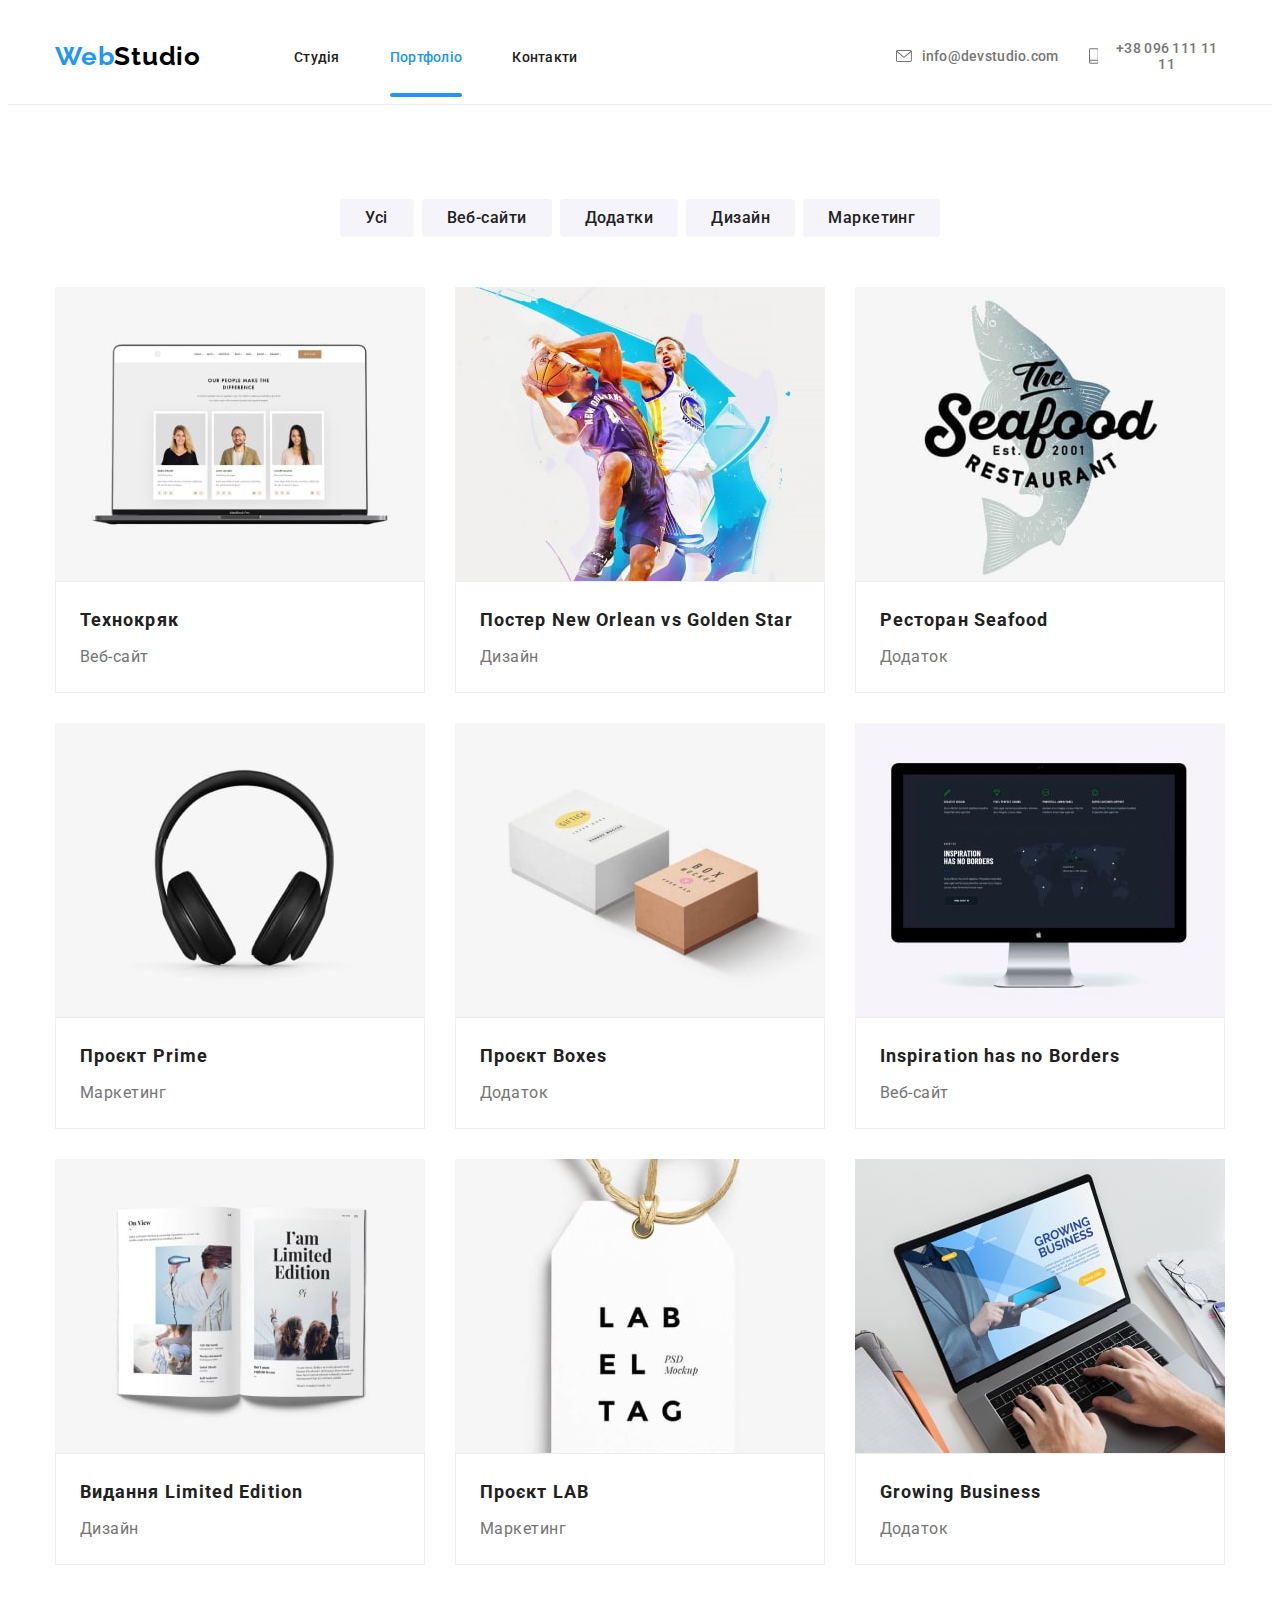
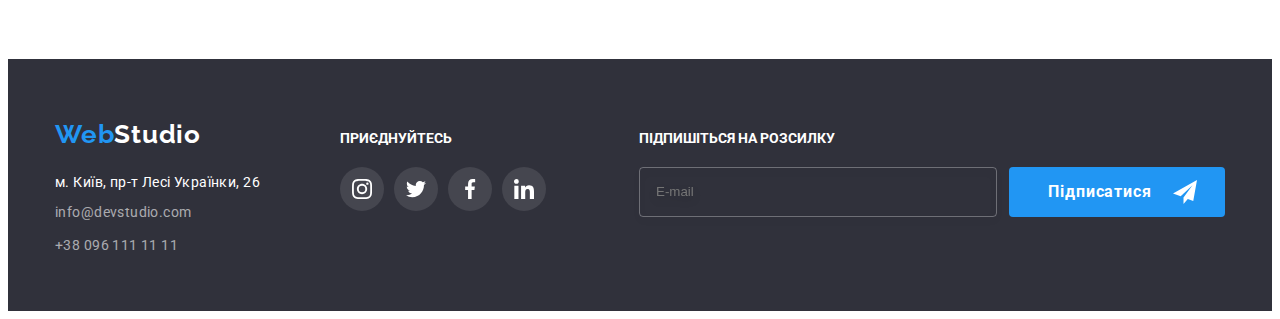
<file: portfolio.html>
<!DOCTYPE html>
<html lang="en">
  <head>
    <meta charset="UTF-8" />
    <meta http-equiv="X-UA-Compatible" content="IE=edge" />
    <meta name="viewport" content="width=device-width, initial-scale=1.0" />
    <title>Portfolio</title>
    <link rel="preconnect" href="https://fonts.googleapis.com" />
    <link rel="preconnect" href="https://fonts.gstatic.com" crossorigin />
    <link
      href="https://fonts.googleapis.com/css2?family=Raleway:wght@700&family=Roboto:wght@400;500;700;900&display=swap"
      rel="stylesheet"
    />
    <link
      rel="stylesheet"
      href="https://cdnjs.cloudflare.com/ajax/libs/modern-normalize/1.1.0/modern-normalize.min.css"
      integrity="sha512-wpPYUAdjBVSE4KJnH1VR1HeZfpl1ub8YT/NKx4PuQ5NmX2tKuGu6U/JRp5y+Y8XG2tV+wKQpNHVUX03MfMFn9Q=="
      crossorigin="anonymous"
      referrerpolicy="no-referrer"
    />
    <link href="./css/style.css" rel="stylesheet" />
  </head>
  <body>
    <header class="header">
      <div class="header-container container">
        <nav class="nav">
          <a class="logo" href="/"
            >Web<span class="logo-header">Studio</span></a
          >

          <ul class="nav-list list">
            <li class="nav-item">
              <a href="./index.html" class="nav-link link">Студія</a>
            </li>
            <li class="nav-item">
              <a href="" class="nav-link link current">Портфоліо</a>
            </li>
            <li class="nav-item">
              <a href="" class="nav-link link">Контакти</a>
            </li>
          </ul>
        </nav>
        <div class="list-contacts">
          <a href="mailto:info@devstudio.com" class="header-mail link">
            <svg class="icon-envelope" width="16" height="12">
              <use href="./images/icons.svg#icon-envelope"></use>
            </svg> info@devstudio.com</a>
            <a href="tel:+380961111111" class="header-tel link"><svg class="icon-smartphone" width="10" height="16">
              <use href="./images/icons.svg#icon-smartphone"></use>
            </svg>+38 096 111 11 11</a>
        </div>
      </div>
    </header>
    <main>
      <section class="portfolio-s" >
        <div class="container">
          <ul class="list-btn list">
        <li class="item-r-btn"><button type="button" class="radio-btn">Усі</button></li>
        <li class="item-r-btn"><button type="button" class="radio-btn">Веб-сайти</button></li>
        <li class="item-r-btn"><button type="button" class="radio-btn">Додатки</button></li>
        <li class="item-r-btn"><button type="button" class="radio-btn">Дизайн</button></li>
        <li class="item-r-btn"><button type="button" class="radio-btn">Маркетинг</button></li>
      </ul>
      <ul class="portfolio-list list card-set">
        <li class="portfolio-item card-set-items">
           <div class="overflow-div"><img
            src="./images/img-1-min.jpg"
            alt="Ноутбук з зображенням карток"
            width="370"
            height="294"
          />
         <p class="overflow-description">Ресурс пропонує комплексні пропозиції з різним рівнем функціоналу та сервісів. Все це дозволить відвідувачу отримати вичерпні відомості про компанію чи приватну особу.</p>
        </div>

          <div class="card-description">
            <h2 class="portfolio-sub-title">Технокряк</h2>
            <p class="portfolio-description">Веб-сайт</p>
          </div>
        </li>
        <li class="portfolio-item card-set-items"><div class="overflow-div"><img
            src="./images/img-2-min.jpg"
            alt="Баскетболісти"
            width="370"
            height="294"
          />
         <p class="overflow-description">Ресурс пропонує комплексні пропозиції з різним рівнем функціоналу та сервісів. Все це дозволить відвідувачу отримати вичерпні відомості про компанію чи приватну особу.</p>
</div>
      
          <div class="card-description">
            <h2 class="portfolio-sub-title">
              Постер New Orlean vs Golden Star
            </h2>
            <p class="portfolio-description">Дизайн</p>
          </div>
        </li>
        <li class="portfolio-item card-set-items"><div class="overflow-div"><img
            src="./images/img-3-min.jpg"
            alt="Емблема ресторану"
            width="370"
            height="294"
          />
         <p class="overflow-description">Ресурс пропонує комплексні пропозиції з різним рівнем функціоналу та сервісів. Все це дозволить відвідувачу отримати вичерпні відомості про компанію чи приватну особу.</p>
</div>
          
          <div class="card-description">
            <h2 class="portfolio-sub-title">Ресторан Seafood</h2>
            <p class="portfolio-description">Додаток</p>
          </div>
        </li>
        <li class="portfolio-item card-set-items"><div class="overflow-div"><img
            src="./images/img-4-min.jpg"
            alt="Навушники"
            width="370"
            height="294"
          />
         <p class="overflow-description">Ресурс пропонує комплексні пропозиції з різним рівнем функціоналу та сервісів. Все це дозволить відвідувачу отримати вичерпні відомості про компанію чи приватну особу.</p>
</div>
          
          <div class="card-description">
            <h2 class="portfolio-sub-title">Проєкт Prime</h2>
            <p class="portfolio-description">Маркетинг</p>
          </div>
        </li>
        <li class="portfolio-item card-set-items"><div class="overflow-div"><img
            src="./images/img-5-min.jpg"
            alt="Дві коробки"
            width="370"
            height="294"
          />
         <p class="overflow-description">Ресурс пропонує комплексні пропозиції з різним рівнем функціоналу та сервісів. Все це дозволить відвідувачу отримати вичерпні відомості про компанію чи приватну особу.</p>
</div>
          
          <div class="card-description">
            <h2 class="portfolio-sub-title">Проєкт Boxes</h2>
            <p class="portfolio-description">Додаток</p>
          </div>
        </li>
        <li class="portfolio-item card-set-items"><div class="overflow-div"><img
            src="./images/img-6-min.jpg"
            alt="Монітор з сайтом"
            width="370"
            height="294"
          />
         <p class="overflow-description">Ресурс пропонує комплексні пропозиції з різним рівнем функціоналу та сервісів. Все це дозволить відвідувачу отримати вичерпні відомості про компанію чи приватну особу.</p>
</div>
          
          <div class="card-description">
            <h2 class="portfolio-sub-title">Inspiration has no Borders</h2>
            <p class="portfolio-description">Веб-сайт</p>
          </div>
        </li>
        <li class="portfolio-item card-set-items"><div class="overflow-div"><img
            src="./images/img-7-min.jpg"
            alt="Розгорнута книжка"
            width="370"
            height="294"
          />
         <p class="overflow-description">Ресурс пропонує комплексні пропозиції з різним рівнем функціоналу та сервісів. Все це дозволить відвідувачу отримати вичерпні відомості про компанію чи приватну особу.</p>
</div>
          
          <div class="card-description">
            <h2 class="portfolio-sub-title">Видання Limited Edition</h2>
            <p class="portfolio-description">Дизайн</p>
          </div>
        </li>
        <li class="portfolio-item card-set-items"><div class="overflow-div"><img
            src="./images/img-8-min.jpg"
            alt="Бірка з написом"
            width="370"
            height="294"
          />
         <p class="overflow-description">Ресурс пропонує комплексні пропозиції з різним рівнем функціоналу та сервісів. Все це дозволить відвідувачу отримати вичерпні відомості про компанію чи приватну особу.</p>
</div>
          
          <div class="card-description">
            <h2 class="portfolio-sub-title">Проєкт LAB</h2>
            <p class="portfolio-description">Маркетинг</p>
          </div>
        </li>
        <li class="portfolio-item card-set-items"><div class="overflow-div"><img
            src="./images/img-9-min.jpg"
            alt="Чоловік друкує на лептопі"
            width="370"
            height="294"
          />
         <p class="overflow-description">Ресурс пропонує комплексні пропозиції з різним рівнем функціоналу та сервісів. Все це дозволить відвідувачу отримати вичерпні відомості про компанію чи приватну особу.</p>
</div>
          
          <div class="card-description">
            <h2 class="portfolio-sub-title">Growing Business</h2>
            <p class="portfolio-description">Додаток</p>
          </div>
        </li>
      </ul>
        </div>
      </section>
    </main>
     <footer class="footer">
      <div class="container footer-container">
        <div class="addressf">
        <a class="logo-f" href="/">Web<span class="logo-footer">Studio</span></a>
        <address class="footer-adress">
        <ul class="footer-list list">
          <li class="footer-item-one">
            <a
              href="https://www.google.com/maps/place/%D0%B1%D1%83%D0%BB.+%D0%9B%D0%B5%D1%81%D0%B8+%D0%A3%D0%BA%D1%80%D0%B0%D0%B8%D0%BD%D0%BA%D0%B8,+26,+%D0%9A%D0%B8%D0%B5%D0%B2,+02000/@50.4265841,30.5361971,17z/data=!3m1!4b1!4m5!3m4!1s0x40d4cf0e033ecbe9:0x57a4dffefec77da0!8m2!3d50.4265807!4d30.5383858"
              class="footer-link-adress link">м. Київ, пр-т Лесі Українки, 26</a
            >
          </li>
          <li class="footer-item-two"><a href="mailto:info@devstudio.com" class="footer-link link">info@devstudio.com</a></li>
          <li><a href="tel:+380961111111" class="footer-link link">+38 096 111 11 11</a></li>
         </ul>
        </address>
        </div>
        <div class="footer-socials-container">
          <h2 class="footer-title">Приєднуйтесь</h2>
             <ul class="socials-f list">
              <li class="socials-item">
                <a class="socials-link-f link" 
                href="https://www.instagram.com"
                target="_blank" 
                rel="noopener noreferrer" 
                aria-label="instagram"> <svg class="soc-icon-f" width="20" height="20">
                  <use href="./images/icons.svg#icon-instagram"></use>
                </svg>
              </a>
            </li>
            <li class="socials-item">
              <a class="socials-link-f link" 
              href="https://twitter.com"
              target="_blank" 
              rel="noopener noreferrer" 
              aria-label="twitter"> <svg class="soc-icon-f" width="20" height="20">
                <use href="./images/icons.svg#icon-twitter"></use>
              </svg>
            </a>
          </li>
          <li class="socials-item">
            <a class="socials-link-f link" 
            href="https://facebook.com"
            target="_blank" 
            rel="noopener noreferrer" 
            aria-label="facebook"> <svg class="soc-icon-f" width="20" height="20">
              <use href="./images/icons.svg#icon-facebook"></use>
            </svg>
          </a>
        </li>
        <li class="socials-item">
          <a class="socials-link-f link" 
          href="https://www.linkedin.com/"
          target="_blank" 
          rel="noopener noreferrer" 
          aria-label="linkedin"> <svg class="soc-icon-f" width="20" height="20">
            <use href="./images/icons.svg#icon-linkedin"></use>
          </svg>
          </a>
         </li>
        </ul>
        </div>
        <div class="footer-form-container">
          <p class="footer-text">Підпишіться на розсилку</p>
          <form class="footer-form" name="footer-form" autocomplete="off">
         <input class="footer-field" type="email" name="email_footer" placeholder="E-mail" autocomplete="on" required />
          <button class="f-form-btn hero-btn" type="submit">Підписатися <svg class="footer-form-icon" width="24" height="24">
            <use href="./images/icons.svg#icon-icon-send"></use>
          </svg>
           </button>
          </form>
        </div>
      </div>
    </footer>
  </body>
</html>
</file>
<file: css/style.css>
/*--------------------MAIN PAGE-----------------*/
:root {
    --main-background-color: #FFFFFF;
    --secondary-background-color: hsl(235, 10%, 21%);
    --third-background-color: #F5F4FA; 
    --hero-title-color: #FFFFFF;
    --main-title-color: #212121;
    --main-text-color: #757575;
    --primary-text-color: #757575;
    --accent-text-color: #2196F3;
    --pasive-button-color: #2196F3;
    --active-button-color: #188CE8;
    --button-text-color: #FFFFFF; 
    --logo-web-text-color: #2196F3;
    --first-studio-text-color: #000000;
    --second-studio-text-color: #FFFFFF;
    --adress-text-color: #FFFFFF;
    --animation-function: 250ms cubic-bezier(0.4, 0, 0.2, 1);


/*----------сітка--------------*/
--indent: 30px;
--items: 4;
}

html {
 box-sizing: border-box;
}

*, 
*::before,
*::after {
 box-sizing: inherit;
}

/*-------reset-------*/
h1, 
h2, 
h3,
p {
 margin: 0;
}


/*--fonts----*/

body {
    font-family: "Roboto", Verdana, sans-serif;
}

.list {
list-style: none;
margin: 0;
padding: 0;
}

.link {
text-decoration: none;
transition-property: color;
transition-duration: 250ms;
transition-timing-function: cubic-bezier(0.4, 0, 0.2, 1);
}

.title {
font-size: 36px;
line-height: calc(42 / 36);
text-align: center;
letter-spacing: 0.03em;
color: var(--main-title-color);
}

/*-------container---------*/

.container {
    width: 1200px;
    padding-left: 15px;
    padding-right: 15px;
    margin-left: auto;
    margin-right: auto;
}

.section {
padding-top: 94px;
padding-bottom: 94px;
}


 
.card-set {
display: flex;
flex-wrap: wrap;
gap: var(--indent);
 }

 .card-set-items {
  flex-basis: calc((100% - var(--indent) * (var(--items) - 1 )) / var(--items));
 }

/*Header*/
.header {
    background-color: var(--main-background-color);
    border-bottom: 1px solid #ECECEC;
}

.header-container {
display: flex;
text-align: center;
}

.logo {
font-family: 'Raleway';
font-weight: 700;
font-size: 26px;
line-height: calc(31 / 26);
letter-spacing: 0.03em;
color: var(--logo-web-text-color);
text-decoration: none;
margin-right: 93px;
}

.logo-header {
color:var(--first-studio-text-color);

}

.nav {
display: flex;
align-items: center;
justify-content: center;
}

.nav-list .nav-item:not(:last-child) {
margin-right: 50px;
}

.nav-list {
display: flex;
}

.nav-link {
position: relative;
color: var(--main-title-color);
font-weight: 500;
font-size: 14px;
line-height: 1.14;
letter-spacing: 0.02em;
}

.current {
color: var(--accent-text-color);
padding-top: 32px;
padding-bottom: 32px;
}

.nav-link:hover, .nav-link:focus, .header-mail:hover, .header-mail:focus, .header-tel:hover, .header-tel:focus {
    color: var(--accent-text-color);
}

.header-mail:hover .icon-envelope,
.header-mail:focus .icon-envelope {
    fill: var(--accent-text-color);
}

.header-tel:hover .icon-smartphone,
.header-tel:focus .icon-smartphone {
    fill: var(--accent-text-color);
}

.list-contacts {
display: flex;
text-align: center;
margin-left: 318px;
}

.header-tel, .header-mail {
font-weight: 500;
font-size: 14px;
line-height: calc(16 / 14);
letter-spacing: 0.02em;
color: var(--primary-text-color);
}

.header-tel {
display: flex;
align-items: center;
padding-top: 32px;
padding-bottom: 32px;
margin-left: 30px;
}

.header-mail {
 display: flex;
 align-items: center;
 padding-top: 32px;
 padding-bottom: 32px;
}

.icon-envelope { 
fill: #757575;
margin-right: 10px; 
}

.icon-smartphone {
fill: #757575;
margin-right: 10px; 
}


.current::after {
 position: absolute;
display: inline-block;
 content: "";
 width: 100%;
 height: 4px;
background:var(--accent-text-color);
 border-radius: 2px;
 left: 0;
 bottom: 0;
}


/*--------------------Hero-----------------*/

/*.container-hero {
}*/

.hero {
max-width: 1600px;
height: 600px;
margin: 0 auto;
background-image: linear-gradient(to right, rgba(47, 48, 58, 0.4), rgba(47, 48, 58, 0.4)),
url(../images/herofon/imgh.png);
background-repeat: no-repeat;
background-position: center;
background-color: #C4C4C4;
text-align: center;
padding-top: 200px;
padding-bottom: 200px;
}

.hero-title {
font-weight: 900;
font-size: 44px;
width: 696px;
margin-left: auto;
margin-right: auto;
margin-bottom: 30px;
line-height: calc(60 / 44);
letter-spacing: 0.06em;
text-transform: uppercase;
text-align: center;
color: var(--hero-title-color);
}

.hero-btn {
font-family: inherit;
font-weight: 700;
font-size: 16px;
line-height: calc(30 / 16);
display: flex;
align-items: center;
text-align: center;
border-radius: 4px;
border: 0;
padding: 10px 32px;
margin-left: auto;
margin-right: auto;
min-width: 216px;
letter-spacing: 0.06em;
color: var(--button-text-color);
background-color: var(--pasive-button-color); 
cursor: pointer;
transition-property: background-color;
transition-duration: 250ms;
transition-timing-function: cubic-bezier(0.4, 0, 0.2, 1);
}

.hero-btn:hover, .hero-btn:focus {
    box-shadow: 0px 4px 4px rgba(0, 0, 0, 0.15);
    background-color: var(--active-button-color);
}

/*----------------Benefits--------------*/
.container-benefits {
display: flex;
justify-content: center;
align-items: center;
background-color: #F5F4FA;
width: 270px;
height: 120px;
border-radius: 4px;
margin-right: 30px;
margin-bottom: 30px;
}

/*.benf-icon {

}*/


.benefits {
padding-top: 94px;
}

.benefits-list .benefits-item:not(:last-child) {
    margin-right: 30px;
}

 .benefits-list {
display: flex;
 }

.benefits-title {
display: none;
}

.benefits-item {
 min-width: 270px;
}

.benefits-sub-title {
font-size: 14px;
width: 270px;
line-height: calc(16 / 14);
letter-spacing: 0.03em;
text-transform: uppercase;
color: var(--main-title-color);
margin-bottom: 10px;
}

.benefits-description {
font-size: 14px;
line-height: calc(24 / 14);
letter-spacing: 0.03em;
color: var(--main-text-color);  
}

/*------------------Activity----------------*/
.activity-title {
    min-width: 366px;
    margin-bottom: 50px;
}

.activity-item {
position: relative;
}

.activity-overlay-title {
position: absolute;
bottom: 0;
padding-top: 27px;
padding-bottom: 27px;
width: 100%;
background: rgba(47, 48, 58, 0.8);
}

.activity-overlay-text {
font-weight: 700;
font-size: 14px;
line-height: 1.14;
text-align: center;
letter-spacing: 0.03em;
text-transform: uppercase;
color: #ffffff;
}

/*-----------------Team-------------*/
 .team {
    background-color: var(--third-background-color);
 }

 .team-item {
background-color: var(--main-background-color);
box-shadow: 0px 1px 3px rgba(0, 0, 0, 0.12), 0px 1px 1px rgba(0, 0, 0, 0.14), 0px 2px 1px rgba(0, 0, 0, 0.2);
border-radius: 0px 0px 4px 4px;
 }

.team-person {
padding-top: 30px;
padding-bottom: 30px;
 }

 .activity-item {
    --items: 3;
 }

 
 .team-title {
    margin-bottom: 50px;
 }

.team-sub-title {
font-weight: 500;
font-size: 16px;
margin-bottom: 10px;
line-height: calc(19 / 16);
text-align: center;
letter-spacing: 0.03em;
color: var(--main-title-color);
}

.team-description {
font-size: 16px;
padding-bottom: 16px;
line-height: calc(19 / 16);
text-align: center;
letter-spacing: 0.03em;
color: var(--main-text-color); 
}

.socials {
display: flex;
justify-content: center;
align-items: center;
gap: 10px;
}
.soc-icon {
fill: currentColor;
}

.socials-link {
display: flex;
justify-content: center;
align-items: center;
width: 44px;
height: 44px;
border-radius: 50%;
color: #AFB1B8;
transition-property: color, background-color;
transition-duration: 250ms;
transition-timing-function: cubic-bezier(0.4, 0, 0.2, 1);
}

.socials-link:hover, .socials-link:focus {
    background-color: var(--accent-text-color);
    color: var(--main-background-color);
}

/*.socials-link:hover .soc-icon,
.socials-link:focus .soc-icon {
fill: var(--main-background-color);
}*/

/*--------------customers---------*/

.regular-customers {
padding-top: 94px;
padding-bottom: 94px;
}

.regular-customers-link {
display: flex;
justify-content: center;
align-items: center;
background-color: var(--main-background-color);
width: 170px;
height: 92px;
border-radius: 4px;
border: 1px solid #AFB1B8;
border-radius: 4px;
color:#AFB1B8;
transition-property: color, border-color;
transition-duration: 250ms;
transition-timing-function: cubic-bezier(0.4, 0, 0.2, 1);
}


.regular-customers-icon{
fill:currentColor;
}

 .regular-customers-item {
    --items: 6;
 }

 .regular-customers-title {
    margin-bottom: 50px;
 }

 .regular-customers-link:hover, .regular-customers-link:focus {
        border-color: var(--accent-text-color);
        color: var(--accent-text-color);
 }

/*.regular-customers-link:hover .regular-customers-icon,
.regular-customers-link:focus .regular-customers-icon {
    fill: var(--accent-text-color);
}*/



/*-----------------Footer-------------*/
.footer {
background-color: var(--secondary-background-color);
padding-top: 60px;
padding-bottom: 60px;
}

.footer-container {
display: flex;
}

.addressf {
width: 231px;
height: 81px;
display: flex;
flex-direction: column;
margin-bottom: 20px;
}

.footer-adress {
display: flex;
flex-direction: column;   
}

.footer-socials-container {
display: flex;
flex-direction: column;
margin-top: 12px;
margin-bottom: 40px;
margin-left: 70px;
}

.logo {
display: block;
}

.logo-footer {
    color: var(--second-studio-text-color); 
}

.logo-f {
display: inline-block;
font-family: 'Raleway';
font-weight: 700;
font-size: 26px;
line-height: calc(31 / 26);
letter-spacing: 0.03em;
color: var(--logo-web-text-color);
text-decoration: none;
margin-bottom: 20px;
}

.footer-list {
display: flex;
flex-direction: column;
}


.footer-link-adress {
font-family: 'Roboto';
font-style: normal;
font-weight: 400;
font-size: 14px;
line-height: calc(24 / 14);
letter-spacing: 0.03em;
color: var(--adress-text-color);
}

.footer-link {
font-family: 'Roboto';
font-style: normal;
font-weight: 400;
font-size: 14px;
line-height: calc(24 / 14);
letter-spacing: 0.03em;
color: rgba(255, 255, 255, 0.6);
}

.footer-item-one {
    margin-bottom:  6px;
}

.footer-item-two {
  margin-bottom: 9px;
}

 .footer-link:hover, .footer-link:focus, .footer-link-adress:hover, .footer-link-adress:focus {
 color: var(--accent-text-color);
 }

 .socials-f {
display: flex;
justify-content: center;
align-items: center;
    gap: 10px;
 }
 
.footer-title {
margin-bottom: 20px;
text-transform: uppercase;
font-size: 14px;
line-height: 1.14;
color: var(--adress-text-color);
}


.soc-icon-f {
fill: var(--adress-text-color);
}

.socials-link-f {
background-color: rgba(255, 255, 255, 0.1);
display: flex;
justify-content: center;
align-items: center;
width: 44px;
height: 44px;
border-radius: 50%;
transition-property: background-color;
transition-duration: 250ms;
transition-timing-function: cubic-bezier(0.4, 0, 0.2, 1);
}

.socials-link-f:hover, .socials-link-f:focus {
    background-color: var(--accent-text-color);
}

.socials-link-f:hover .soc-icon-f,
.soc-link-f:focus .soc-icon-f {
fill: var(--main-background-color);
}

.footer-form {
    display: flex;
    gap: 12px;
}

.footer-text {
font-weight: 700;
margin-bottom: 20px;
color: var(--hero-title-color);
text-transform: uppercase;
font-size: 14px;
line-height: 1.14;
}

.footer-form-container {
display: flex;
flex-direction: column;
margin-top: 12px;
margin-left: 93px;
}

.footer-field {
 width: 358px;
 height: 50px;
 padding: 15px 16px;
 outline: unset;
 background-color: transparent;
 color: white;
 border: 1px solid rgba(255, 255, 255, 0.3);
 filter: drop-shadow(0px 4px 4px rgba(0, 0, 0, 0.15));
 border-radius: 4px;
transition: border-color var(--animation-function);
}

.footer-field:focus {
    border-color: var(--accent-text-color);
}


.f-form-btn {
position: relative;
display: block;
padding: 10px 62px 10px 28px;
width: 200px;
height: 50px;
}

.footer-form-icon {
position: absolute;
top: 13px;
right: 28px;
fill: var(--button-text-color)
}

 /*-----PORTFOLI----*/

.portfolio-s {
padding-top: 94px;
padding-bottom: 94px;
 }

.radio-btn {
font-family: 'Roboto';
font-weight: 500;
font-size: 16px;
min-width: 74px;
padding: 6px 25px;
line-height: calc(26 / 16);
text-align: center;
letter-spacing: 0.03em;
background-color: var(--third-background-color);
color: var(--main-title-color);
cursor: pointer;
border: 0;
border-radius: 4px;
transition-property: color, background-color, box-shadow;
transition-duration: 250ms;
transition-timing-function: cubic-bezier(0.4, 0, 0.2, 1);
}

.portfolio-item {
transition-property: box-shadow;
transition-duration: 250ms;
transition-timing-function: cubic-bezier(0.4, 0, 0.2, 1);
}

.list-btn .item-r-btn:nth-child(-n + 4) {
    margin-right: 8px;
}

.portfolio-item:hover .overflow-description {
transform: translateY(0%);
}

.portfolio-item:hover {
box-shadow: 0px 1px 1px rgba(0, 0, 0, 0.12), 0px 4px 4px rgba(0, 0, 0, 0.06), 1px 4px 6px rgba(0, 0, 0, 0.16);
}

.list-btn {
display: flex;
justify-content: center;
align-content: center;
margin-bottom: 50px;
}

.radio-btn:hover, .radio-btn:focus {
box-shadow: 0px 4px 4px rgba(0, 0, 0, 0.25);
background-color: var(--pasive-button-color);
color: var(--hero-title-color)
}

.card-description {
padding: 20px 24px;
max-width: 370px;
border: 1px solid #EEEEEE;
}

 .portfolio-sub-title {
font-size: 18px;
margin-bottom: 4px;
line-height: calc(36 / 18);
letter-spacing: 0.06em;
color: var(--main-title-color);
 }

 .portfolio-description {
font-size: 16px;
line-height: calc(30 / 16);
letter-spacing: 0.03em;
color: var(--main-text-color); 
 }

img {
 display: block;
}

/*----------overflow-------------*/



.overflow-description {
position: absolute;
bottom: 0;
left: 0;
width: 100%;
height: 100%;
padding: 63px 23px;
font-size: 18px;
line-height: 1.55;
letter-spacing: 0.03em;
color: var(--adress-text-color);
background-color: var(--accent-text-color);
transform: translateY(100%);
transition-property: transform, background-color;
transition-duration: 250ms;
transition-timing-function: cubic-bezier(0.4, 0, 0.2, 1);
user-select: none;   
}


.overflow-div {
position: relative;
overflow: hidden;
}

/*--------------modal-----------------*/

.backdrop {
position: fixed;
top: 0;
left: 0;
opacity: 1;
width: 100%;
height: 100%;
background-color: rgba(0, 0, 0, 0.2);
transition-duration: 250ms;
transition-timing-function: cubic-bezier(0.4, 0, 0.2, 1);
transition-property: opacity, visibility;
}

.backdrop.is-hidden .modal {
transform: translate(-50%, -50%);
}

.backdrop.is-hidden {
opacity: 0;
visibility: hidden;
pointer-events: none;
}

.modal {
position: absolute;
top: 50%;
left: 50%;
width: 528px;
height: 581px;
padding: 40px;
transform: translate(-50%, -50%) rotate(360deg);
transition-duration: 1500ms;
transition-timing-function: cubic-bezier(0.4, 0, 0.2, 1);
transition-delay: 0s;
transition-property: transform;
background-color: #ffffff;
box-shadow: 0px 1px 3px rgba(0, 0, 0, 0.12), 0px 1px 1px rgba(0, 0, 0, 0.14), 0px 2px 1px rgba(0, 0, 0, 0.2);
border-radius: 4px;
}

.modal-btn {
position: absolute;
display: inline-flex;
align-items: center;
justify-content: center;
top: 8px;
right: 8px;
width: 30px;
height: 30px;
border: 1px solid rgba(0, 0, 0, 0.1);
border-radius: 50%;
cursor: pointer;
background-color: #ffffff;
transition: fill var(--animation-function);
}

.modal-btn:hover, .modal-btn:focus { 
outline: none;
fill: var(--accent-text-color);
}


.moda-form-group {
margin-bottom: 20px;
}

.modal-lable {
font-size: 20px;
display: block;
margin-bottom: 12px;
text-align: center;
}

.modal-form-lable {
color: #757575;
display: block;
font-size: 12px;
margin-bottom: 4px;
}

.modal-form-wrapper {
position: relative;
margin-bottom: 10px;
}

.modal-form-field {
width: 100%;
height: 40px;
border: 1px solid rgba(33, 33, 33, 0.2);
outline: unset;
border-radius: 4px;
padding-left: 42px;
padding-right: 42px;
transition: border-color var(--animation-function);
}

.modal-form-field:focus {
outline: none;
    border: 1px solid var(--accent-text-color);
box-shadow: 0 0 4px 1px var(--accent-text-color);
}


.modal-form-icon {
position: absolute;
top: 50%;
left: 12px;
transition: fill;
transform: translateY(-50%)
}

.modal-form-field:focus + .modal-form-icon {
    fill: var(--accent-text-color)
}

.modal-form-message {
display: block;
font-size: 12px;
line-height: 1.16;
letter-spacing: 0.01em;
/*color: rgba(117, 117, 117, 0.5);*/
padding: 12px 16px;
width: 100%;
height: 120px;
outline: unset;
resize: none;
border: 1px solid rgba(33, 33, 33, 0.2);
border-radius: 4px;
transition: border var(--animation-function);
}

.modal-form-message:focus {
outline: none;
border: 1px solid var(--accent-text-color);
box-shadow: 0 0 4px 1px var(--accent-text-color);  
}

.modal-form-message::placeholder { 
 color: rgba(117, 117, 117, 0.5); 
}

.modal-form-agreement {
    display: flex;
    justify-content: center;
    font-size: 14px;
    align-items: center;
    gap: 10px;
    margin-bottom: 30px;
}

.btn-forn {
    display: block;
}

.modal-form-ag-link {
    color: var(--accent-text-color);
}

.modal-form-agreement-desc {
color: var(--primary-text-color);
user-select: none;
}
.modal-form-checkbox {
    appearance: none;
    outline: unset;
    /*outline-offset: -2px;*/
    width: 16px;
    height: 15px;
   /* border-radius: 2px;
    border: 2px solid rgba(33, 33, 33, 1);
    background-position: center;
    background-repeat: no-repeat;
    background-size: 0;
    transition: background-size var(--animation-function), background-color var(--animation-function), outline-color var(--animation-function);*/
  outline: 2px solid transparent;
  outline-offset: -2px;
  border: 2px solid #9da4bd;
  border-radius: 2px;

  background-position: center;
  background-repeat: no-repeat;
  background-size: 0;
  background-image: url("data:image/svg+xml,%3Csvg width='13' height='10' viewBox='0 0 13 10' fill='none' xmlns='http://www.w3.org/2000/svg'%3E%3Cpath d='M1.95703 4.75166L1.88825 4.68604L1.81923 4.75141L0.93123 5.59258L0.854858 5.66492L0.930974 5.73753L4.42671 9.07236L4.49574 9.1382L4.56476 9.07236L12.069 1.91352L12.1449 1.84116L12.069 1.76881L11.1873 0.927644L11.1183 0.861826L11.0493 0.927611L4.49577 7.17353L1.95703 4.75166Z' fill='white' stroke='white' stroke-width='0.2'/%3E%3C/svg%3E%0A");

  transition: border var(--animation-function), background-color var(--animation-function), background-image var(--animation-function)
}

.modal-form-checkbox:checked {
 border-color: var(--accent-text-color);   
 background-color: var(--accent-text-color);
 background-size: 11px 8px;
}
</file>
